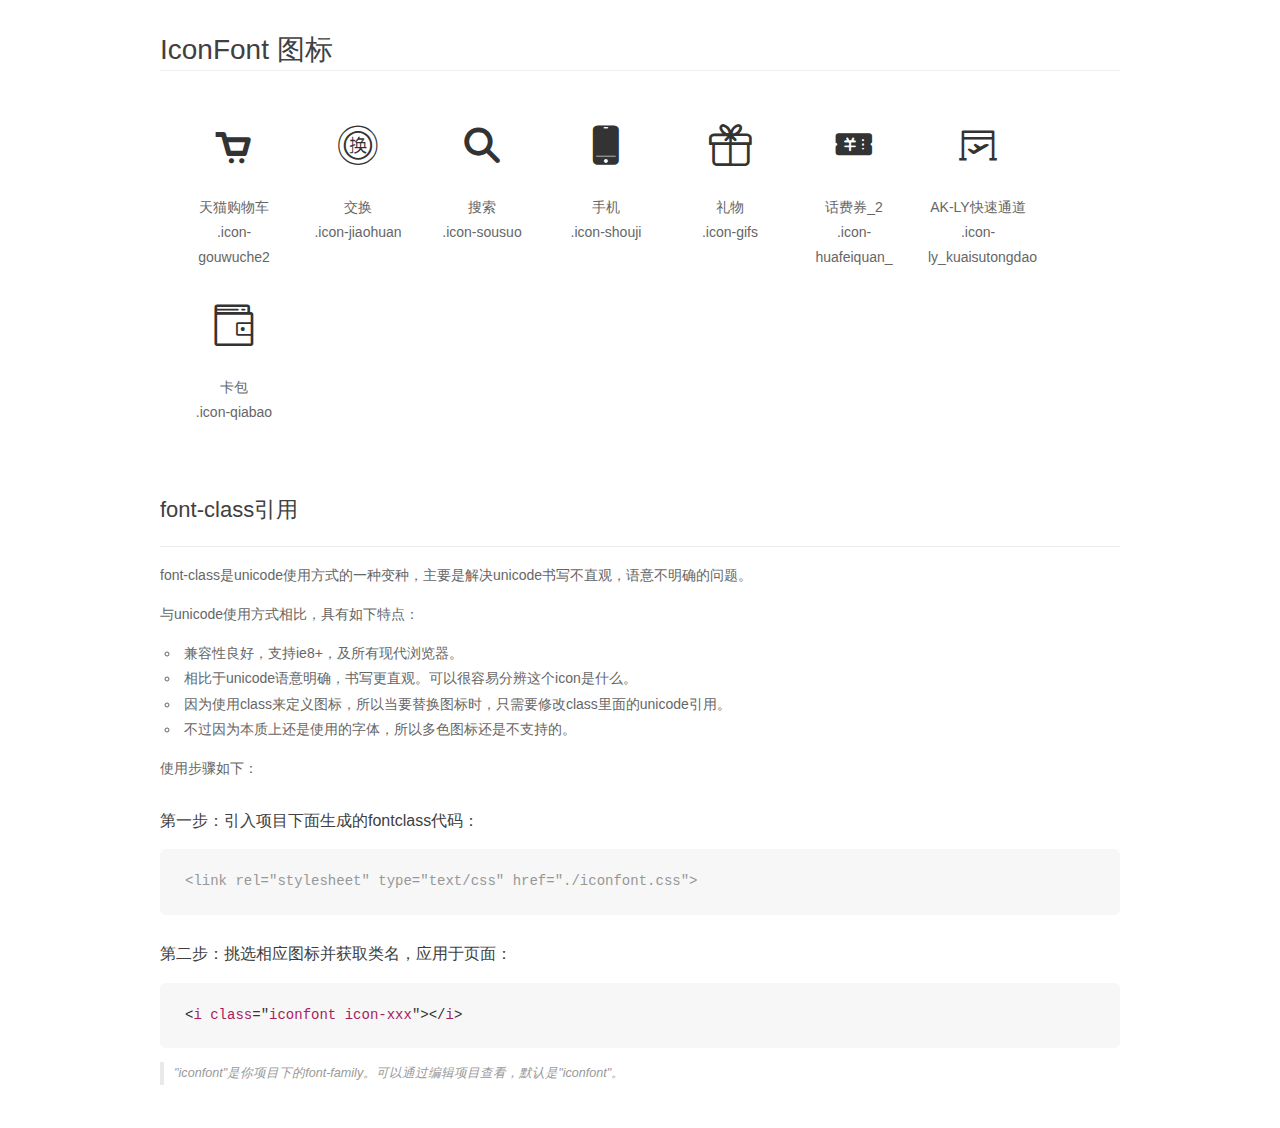
<file: css/iconfont/demo_fontclass.html>
<!DOCTYPE html>
<html>
<head>
    <meta charset="utf-8"/>
    <title>IconFont</title>
    <link rel="stylesheet" href="demo.css">
    <link rel="stylesheet" href="iconfont.css">
</head>
<body>
    <div class="main markdown">
        <h1>IconFont 图标</h1>
        <ul class="icon_lists clear">
            
                <li>
                <i class="icon iconfont icon-gouwuche2"></i>
                    <div class="name">天猫购物车 </div>
                    <div class="fontclass">.icon-gouwuche2</div>
                </li>
            
                <li>
                <i class="icon iconfont icon-jiaohuan"></i>
                    <div class="name">交换</div>
                    <div class="fontclass">.icon-jiaohuan</div>
                </li>
            
                <li>
                <i class="icon iconfont icon-sousuo"></i>
                    <div class="name">搜索</div>
                    <div class="fontclass">.icon-sousuo</div>
                </li>
            
                <li>
                <i class="icon iconfont icon-shouji"></i>
                    <div class="name">手机</div>
                    <div class="fontclass">.icon-shouji</div>
                </li>
            
                <li>
                <i class="icon iconfont icon-gifs"></i>
                    <div class="name">礼物</div>
                    <div class="fontclass">.icon-gifs</div>
                </li>
            
                <li>
                <i class="icon iconfont icon-huafeiquan_"></i>
                    <div class="name">话费券_2</div>
                    <div class="fontclass">.icon-huafeiquan_</div>
                </li>
            
                <li>
                <i class="icon iconfont icon-ly_kuaisutongdao"></i>
                    <div class="name">AK-LY快速通道</div>
                    <div class="fontclass">.icon-ly_kuaisutongdao</div>
                </li>
            
                <li>
                <i class="icon iconfont icon-qiabao"></i>
                    <div class="name">卡包</div>
                    <div class="fontclass">.icon-qiabao</div>
                </li>
            
        </ul>

        <h2 id="font-class-">font-class引用</h2>
        <hr>

        <p>font-class是unicode使用方式的一种变种，主要是解决unicode书写不直观，语意不明确的问题。</p>
        <p>与unicode使用方式相比，具有如下特点：</p>
        <ul>
        <li>兼容性良好，支持ie8+，及所有现代浏览器。</li>
        <li>相比于unicode语意明确，书写更直观。可以很容易分辨这个icon是什么。</li>
        <li>因为使用class来定义图标，所以当要替换图标时，只需要修改class里面的unicode引用。</li>
        <li>不过因为本质上还是使用的字体，所以多色图标还是不支持的。</li>
        </ul>
        <p>使用步骤如下：</p>
        <h3 id="-fontclass-">第一步：引入项目下面生成的fontclass代码：</h3>


        <pre><code class="lang-js hljs javascript"><span class="hljs-comment">&lt;link rel="stylesheet" type="text/css" href="./iconfont.css"&gt;</span></code></pre>
        <h3 id="-">第二步：挑选相应图标并获取类名，应用于页面：</h3>
        <pre><code class="lang-css hljs">&lt;<span class="hljs-selector-tag">i</span> <span class="hljs-selector-tag">class</span>="<span class="hljs-selector-tag">iconfont</span> <span class="hljs-selector-tag">icon-xxx</span>"&gt;&lt;/<span class="hljs-selector-tag">i</span>&gt;</code></pre>
        <blockquote>
        <p>"iconfont"是你项目下的font-family。可以通过编辑项目查看，默认是"iconfont"。</p>
        </blockquote>
    </div>
</body>
</html>
</file>
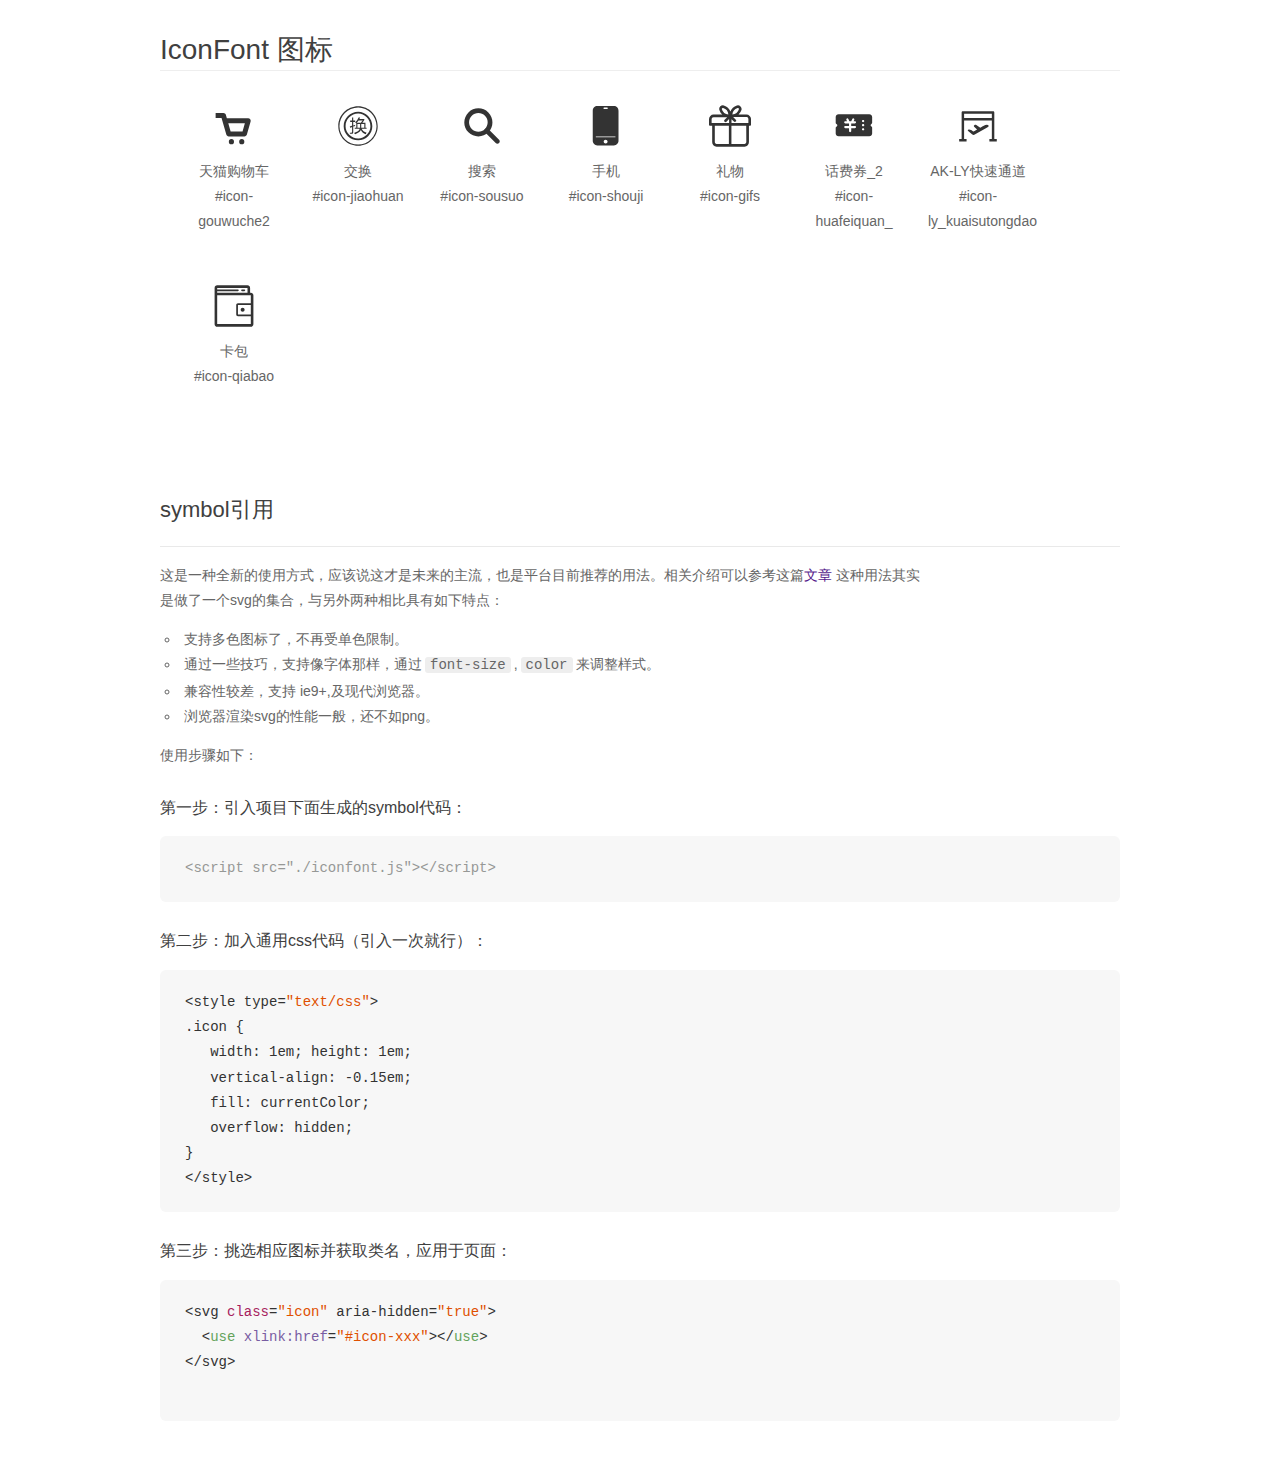
<file: css/iconfont/demo_symbol.html>
<!DOCTYPE html>
<html>
<head>
    <meta charset="utf-8"/>
    <title>IconFont</title>
    <link rel="stylesheet" href="demo.css">
    <script src="iconfont.js"></script>

    <style type="text/css">
        .icon {
          /* 通过设置 font-size 来改变图标大小 */
          width: 1em; height: 1em;
          /* 图标和文字相邻时，垂直对齐 */
          vertical-align: -0.15em;
          /* 通过设置 color 来改变 SVG 的颜色/fill */
          fill: currentColor;
          /* path 和 stroke 溢出 viewBox 部分在 IE 下会显示
             normalize.css 中也包含这行 */
          overflow: hidden;
        }

    </style>
</head>
<body>
    <div class="main markdown">
        <h1>IconFont 图标</h1>
        <ul class="icon_lists clear">
            
                <li>
                    <svg class="icon" aria-hidden="true">
                        <use xlink:href="#icon-gouwuche2"></use>
                    </svg>
                    <div class="name">天猫购物车 </div>
                    <div class="fontclass">#icon-gouwuche2</div>
                </li>
            
                <li>
                    <svg class="icon" aria-hidden="true">
                        <use xlink:href="#icon-jiaohuan"></use>
                    </svg>
                    <div class="name">交换</div>
                    <div class="fontclass">#icon-jiaohuan</div>
                </li>
            
                <li>
                    <svg class="icon" aria-hidden="true">
                        <use xlink:href="#icon-sousuo"></use>
                    </svg>
                    <div class="name">搜索</div>
                    <div class="fontclass">#icon-sousuo</div>
                </li>
            
                <li>
                    <svg class="icon" aria-hidden="true">
                        <use xlink:href="#icon-shouji"></use>
                    </svg>
                    <div class="name">手机</div>
                    <div class="fontclass">#icon-shouji</div>
                </li>
            
                <li>
                    <svg class="icon" aria-hidden="true">
                        <use xlink:href="#icon-gifs"></use>
                    </svg>
                    <div class="name">礼物</div>
                    <div class="fontclass">#icon-gifs</div>
                </li>
            
                <li>
                    <svg class="icon" aria-hidden="true">
                        <use xlink:href="#icon-huafeiquan_"></use>
                    </svg>
                    <div class="name">话费券_2</div>
                    <div class="fontclass">#icon-huafeiquan_</div>
                </li>
            
                <li>
                    <svg class="icon" aria-hidden="true">
                        <use xlink:href="#icon-ly_kuaisutongdao"></use>
                    </svg>
                    <div class="name">AK-LY快速通道</div>
                    <div class="fontclass">#icon-ly_kuaisutongdao</div>
                </li>
            
                <li>
                    <svg class="icon" aria-hidden="true">
                        <use xlink:href="#icon-qiabao"></use>
                    </svg>
                    <div class="name">卡包</div>
                    <div class="fontclass">#icon-qiabao</div>
                </li>
            
        </ul>


        <h2 id="symbol-">symbol引用</h2>
        <hr>

        <p>这是一种全新的使用方式，应该说这才是未来的主流，也是平台目前推荐的用法。相关介绍可以参考这篇<a href="">文章</a>
        这种用法其实是做了一个svg的集合，与另外两种相比具有如下特点：</p>
        <ul>
          <li>支持多色图标了，不再受单色限制。</li>
          <li>通过一些技巧，支持像字体那样，通过<code>font-size</code>,<code>color</code>来调整样式。</li>
          <li>兼容性较差，支持 ie9+,及现代浏览器。</li>
          <li>浏览器渲染svg的性能一般，还不如png。</li>
        </ul>
        <p>使用步骤如下：</p>
        <h3 id="-symbol-">第一步：引入项目下面生成的symbol代码：</h3>
        <pre><code class="lang-js hljs javascript"><span class="hljs-comment">&lt;script src="./iconfont.js"&gt;&lt;/script&gt;</span></code></pre>
        <h3 id="-css-">第二步：加入通用css代码（引入一次就行）：</h3>
        <pre><code class="lang-js hljs javascript">&lt;style type=<span class="hljs-string">"text/css"</span>&gt;
.icon {
   width: <span class="hljs-number">1</span>em; height: <span class="hljs-number">1</span>em;
   vertical-align: <span class="hljs-number">-0.15</span>em;
   fill: currentColor;
   overflow: hidden;
}
&lt;<span class="hljs-regexp">/style&gt;</span></code></pre>
        <h3 id="-">第三步：挑选相应图标并获取类名，应用于页面：</h3>
        <pre><code class="lang-js hljs javascript">&lt;svg <span class="hljs-class"><span class="hljs-keyword">class</span></span>=<span class="hljs-string">"icon"</span> aria-hidden=<span class="hljs-string">"true"</span>&gt;<span class="xml"><span class="hljs-tag">
  &lt;<span class="hljs-name">use</span> <span class="hljs-attr">xlink:href</span>=<span class="hljs-string">"#icon-xxx"</span>&gt;</span><span class="hljs-tag">&lt;/<span class="hljs-name">use</span>&gt;</span>
</span>&lt;<span class="hljs-regexp">/svg&gt;
        </span></code></pre>
    </div>
</body>
</html>
</file>
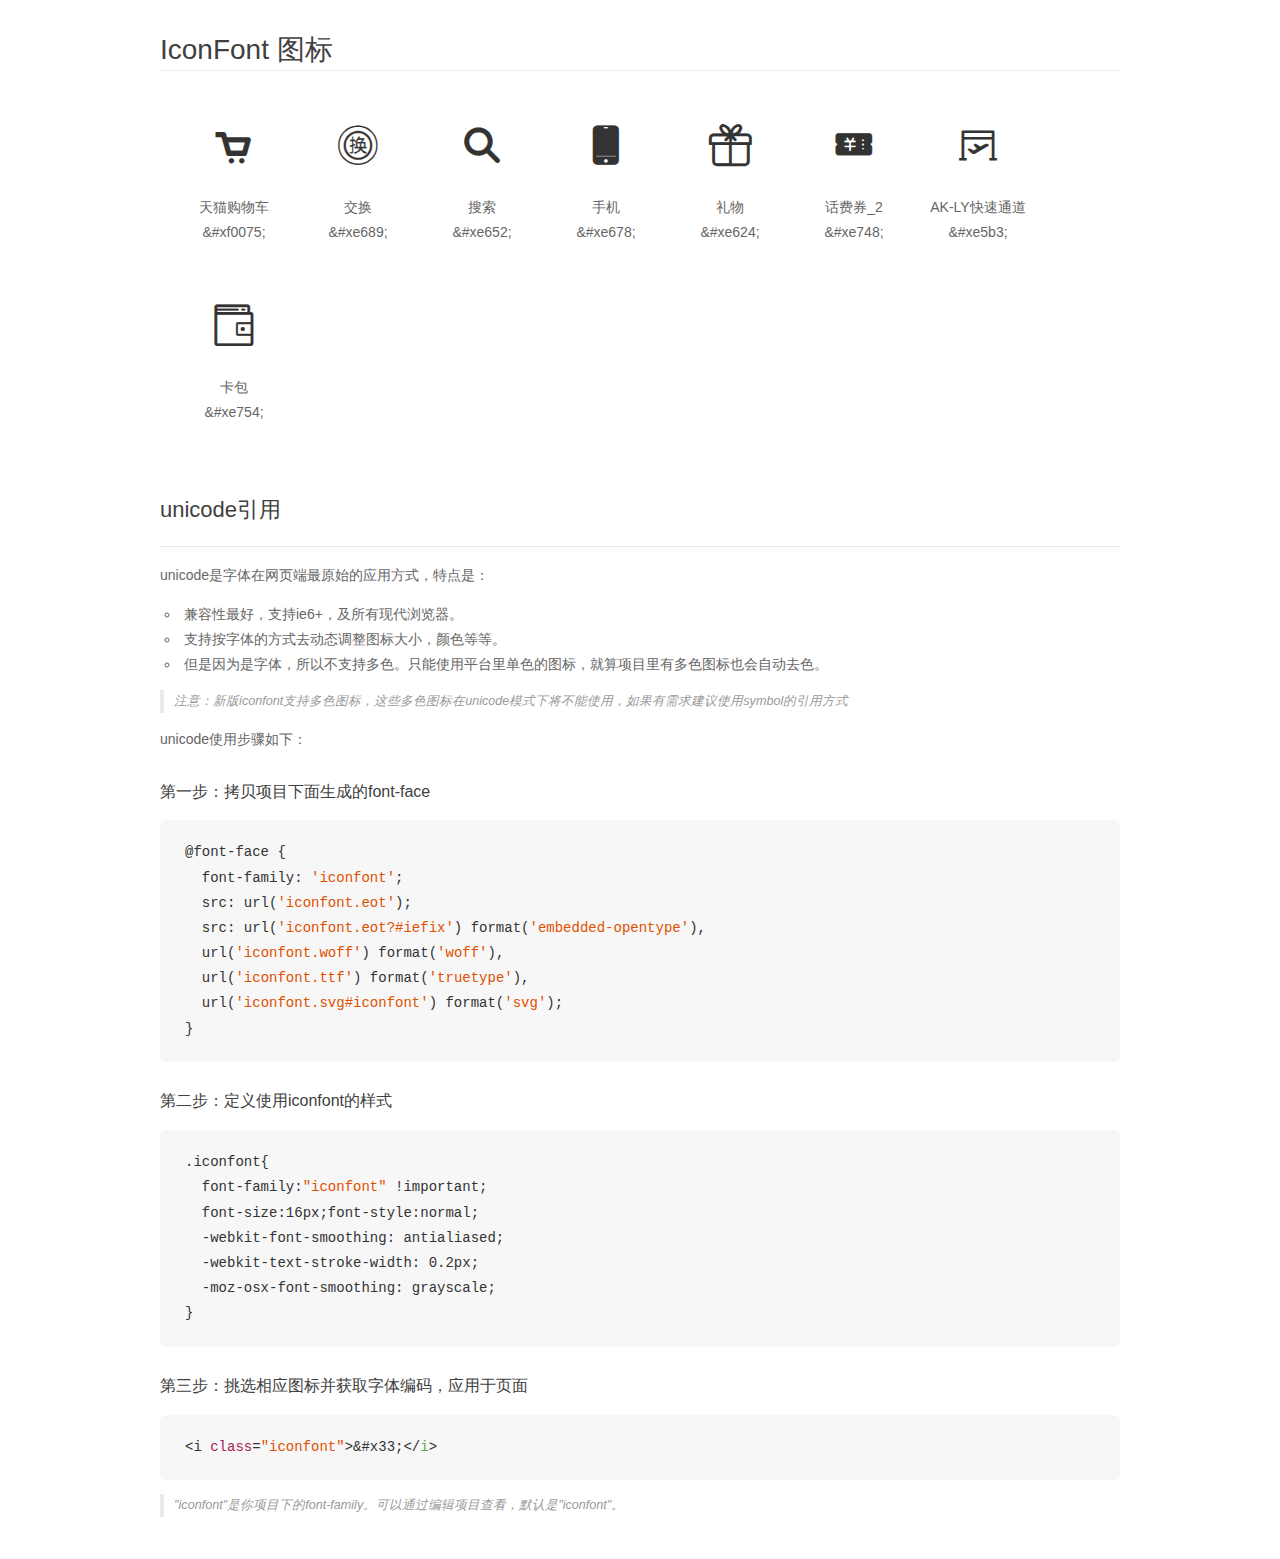
<file: css/iconfont/demo_unicode.html>
<!DOCTYPE html>
<html>
<head>
    <meta charset="utf-8"/>
    <title>IconFont</title>
    <link rel="stylesheet" href="demo.css">

    <style type="text/css">

        @font-face {font-family: "iconfont";
          src: url('iconfont.eot'); /* IE9*/
          src: url('iconfont.eot#iefix') format('embedded-opentype'), /* IE6-IE8 */
          url('iconfont.woff') format('woff'), /* chrome, firefox */
          url('iconfont.ttf') format('truetype'), /* chrome, firefox, opera, Safari, Android, iOS 4.2+*/
          url('iconfont.svg#iconfont') format('svg'); /* iOS 4.1- */
        }

        .iconfont {
          font-family:"iconfont" !important;
          font-size:16px;
          font-style:normal;
          -webkit-font-smoothing: antialiased;
          -webkit-text-stroke-width: 0.2px;
          -moz-osx-font-smoothing: grayscale;
        }

    </style>
</head>
<body>
    <div class="main markdown">
        <h1>IconFont 图标</h1>
        <ul class="icon_lists clear">
            
                <li>
                <i class="icon iconfont">&#xf0075;</i>
                    <div class="name">天猫购物车 </div>
                    <div class="code">&amp;#xf0075;</div>
                </li>
            
                <li>
                <i class="icon iconfont">&#xe689;</i>
                    <div class="name">交换</div>
                    <div class="code">&amp;#xe689;</div>
                </li>
            
                <li>
                <i class="icon iconfont">&#xe652;</i>
                    <div class="name">搜索</div>
                    <div class="code">&amp;#xe652;</div>
                </li>
            
                <li>
                <i class="icon iconfont">&#xe678;</i>
                    <div class="name">手机</div>
                    <div class="code">&amp;#xe678;</div>
                </li>
            
                <li>
                <i class="icon iconfont">&#xe624;</i>
                    <div class="name">礼物</div>
                    <div class="code">&amp;#xe624;</div>
                </li>
            
                <li>
                <i class="icon iconfont">&#xe748;</i>
                    <div class="name">话费券_2</div>
                    <div class="code">&amp;#xe748;</div>
                </li>
            
                <li>
                <i class="icon iconfont">&#xe5b3;</i>
                    <div class="name">AK-LY快速通道</div>
                    <div class="code">&amp;#xe5b3;</div>
                </li>
            
                <li>
                <i class="icon iconfont">&#xe754;</i>
                    <div class="name">卡包</div>
                    <div class="code">&amp;#xe754;</div>
                </li>
            
        </ul>
        <h2 id="unicode-">unicode引用</h2>
        <hr>

        <p>unicode是字体在网页端最原始的应用方式，特点是：</p>
        <ul>
        <li>兼容性最好，支持ie6+，及所有现代浏览器。</li>
        <li>支持按字体的方式去动态调整图标大小，颜色等等。</li>
        <li>但是因为是字体，所以不支持多色。只能使用平台里单色的图标，就算项目里有多色图标也会自动去色。</li>
        </ul>
        <blockquote>
        <p>注意：新版iconfont支持多色图标，这些多色图标在unicode模式下将不能使用，如果有需求建议使用symbol的引用方式</p>
        </blockquote>
        <p>unicode使用步骤如下：</p>
        <h3 id="-font-face">第一步：拷贝项目下面生成的font-face</h3>
        <pre><code class="lang-js hljs javascript">@font-face {
  font-family: <span class="hljs-string">'iconfont'</span>;
  src: url(<span class="hljs-string">'iconfont.eot'</span>);
  src: url(<span class="hljs-string">'iconfont.eot?#iefix'</span>) format(<span class="hljs-string">'embedded-opentype'</span>),
  url(<span class="hljs-string">'iconfont.woff'</span>) format(<span class="hljs-string">'woff'</span>),
  url(<span class="hljs-string">'iconfont.ttf'</span>) format(<span class="hljs-string">'truetype'</span>),
  url(<span class="hljs-string">'iconfont.svg#iconfont'</span>) format(<span class="hljs-string">'svg'</span>);
}
</code></pre>
        <h3 id="-iconfont-">第二步：定义使用iconfont的样式</h3>
        <pre><code class="lang-js hljs javascript">.iconfont{
  font-family:<span class="hljs-string">"iconfont"</span> !important;
  font-size:<span class="hljs-number">16</span>px;font-style:normal;
  -webkit-font-smoothing: antialiased;
  -webkit-text-stroke-width: <span class="hljs-number">0.2</span>px;
  -moz-osx-font-smoothing: grayscale;
}
</code></pre>
        <h3 id="-">第三步：挑选相应图标并获取字体编码，应用于页面</h3>
        <pre><code class="lang-js hljs javascript">&lt;i <span class="hljs-class"><span class="hljs-keyword">class</span></span>=<span class="hljs-string">"iconfont"</span>&gt;&amp;#x33;<span class="xml"><span class="hljs-tag">&lt;/<span class="hljs-name">i</span>&gt;</span></span></code></pre>

        <blockquote>
        <p>"iconfont"是你项目下的font-family。可以通过编辑项目查看，默认是"iconfont"。</p>
        </blockquote>
    </div>


</body>
</html>
</file>
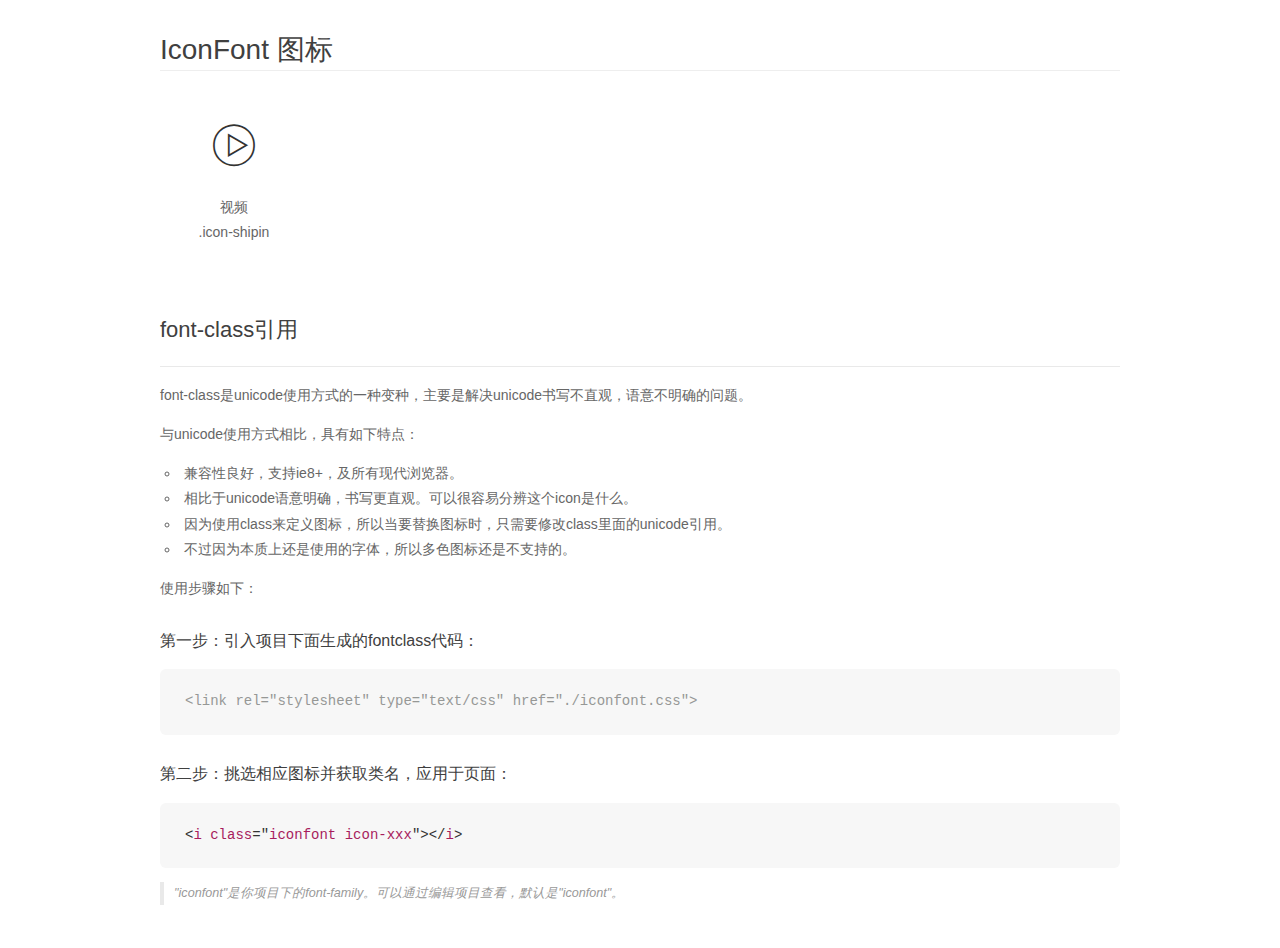
<file: css/iconfont1/demo_fontclass.html>
<!DOCTYPE html>
<html>
<head>
    <meta charset="utf-8"/>
    <title>IconFont</title>
    <link rel="stylesheet" href="demo.css">
    <link rel="stylesheet" href="iconfont.css">
</head>
<body>
    <div class="main markdown">
        <h1>IconFont 图标</h1>
        <ul class="icon_lists clear">
            
                <li>
                <i class="icon iconfont icon-shipin"></i>
                    <div class="name">视频</div>
                    <div class="fontclass">.icon-shipin</div>
                </li>
            
        </ul>

        <h2 id="font-class-">font-class引用</h2>
        <hr>

        <p>font-class是unicode使用方式的一种变种，主要是解决unicode书写不直观，语意不明确的问题。</p>
        <p>与unicode使用方式相比，具有如下特点：</p>
        <ul>
        <li>兼容性良好，支持ie8+，及所有现代浏览器。</li>
        <li>相比于unicode语意明确，书写更直观。可以很容易分辨这个icon是什么。</li>
        <li>因为使用class来定义图标，所以当要替换图标时，只需要修改class里面的unicode引用。</li>
        <li>不过因为本质上还是使用的字体，所以多色图标还是不支持的。</li>
        </ul>
        <p>使用步骤如下：</p>
        <h3 id="-fontclass-">第一步：引入项目下面生成的fontclass代码：</h3>


        <pre><code class="lang-js hljs javascript"><span class="hljs-comment">&lt;link rel="stylesheet" type="text/css" href="./iconfont.css"&gt;</span></code></pre>
        <h3 id="-">第二步：挑选相应图标并获取类名，应用于页面：</h3>
        <pre><code class="lang-css hljs">&lt;<span class="hljs-selector-tag">i</span> <span class="hljs-selector-tag">class</span>="<span class="hljs-selector-tag">iconfont</span> <span class="hljs-selector-tag">icon-xxx</span>"&gt;&lt;/<span class="hljs-selector-tag">i</span>&gt;</code></pre>
        <blockquote>
        <p>"iconfont"是你项目下的font-family。可以通过编辑项目查看，默认是"iconfont"。</p>
        </blockquote>
    </div>
</body>
</html>
</file>
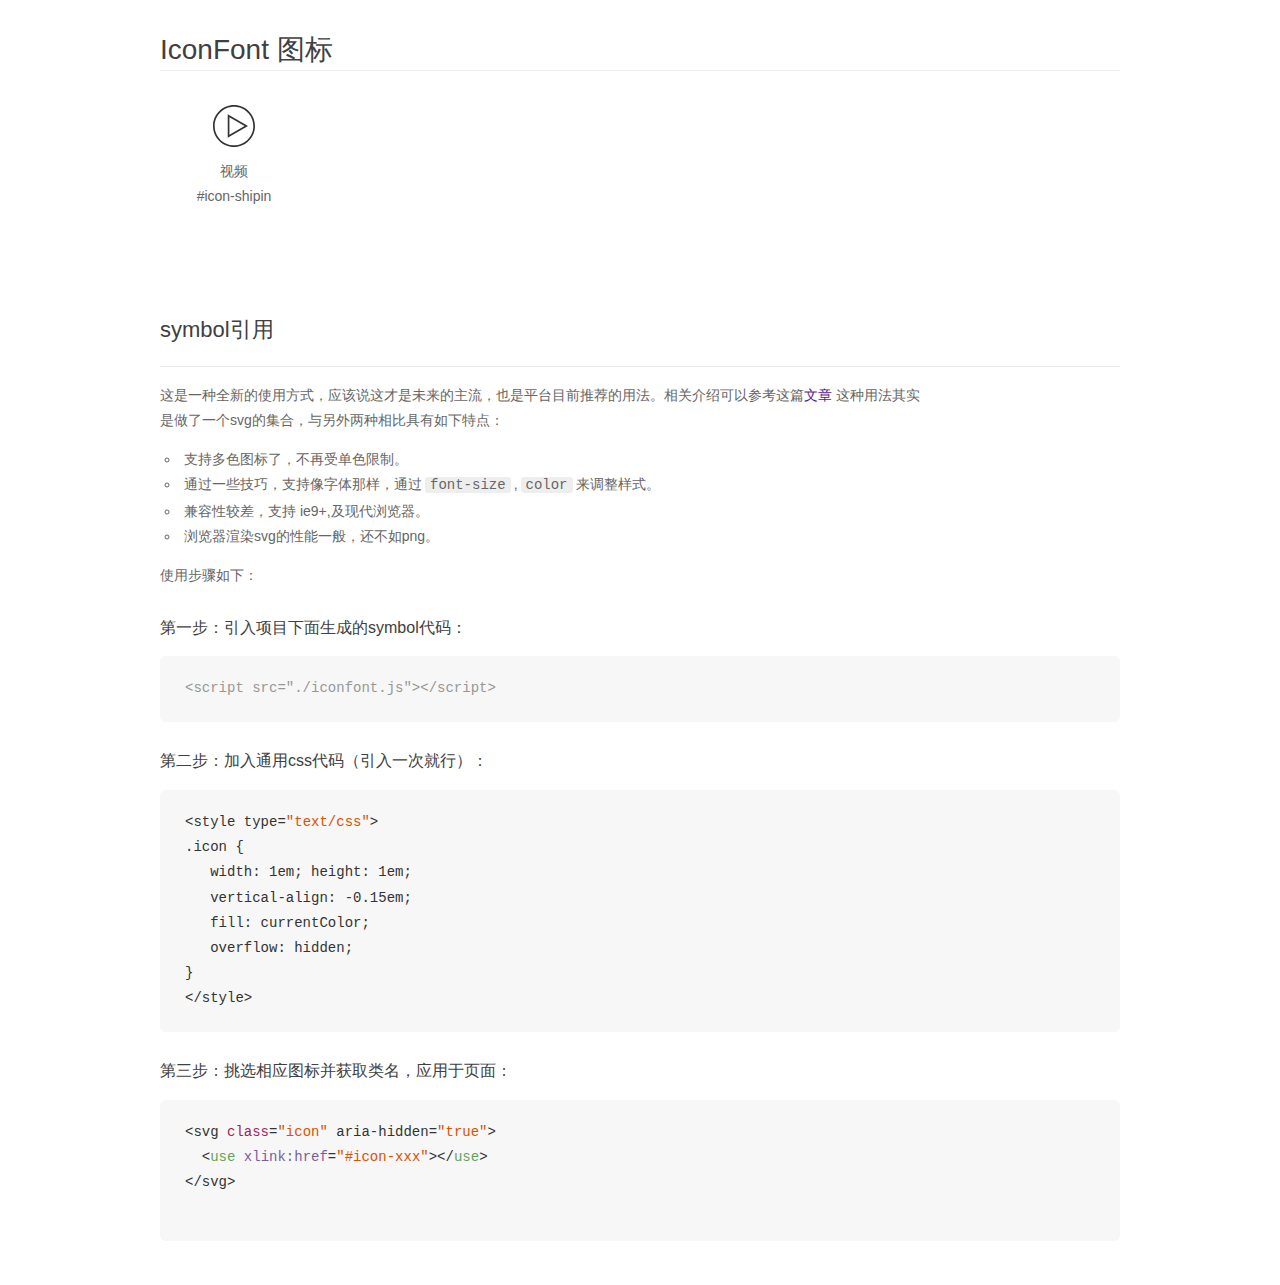
<file: css/iconfont1/demo_symbol.html>
<!DOCTYPE html>
<html>
<head>
    <meta charset="utf-8"/>
    <title>IconFont</title>
    <link rel="stylesheet" href="demo.css">
    <script src="iconfont.js"></script>

    <style type="text/css">
        .icon {
          /* 通过设置 font-size 来改变图标大小 */
          width: 1em; height: 1em;
          /* 图标和文字相邻时，垂直对齐 */
          vertical-align: -0.15em;
          /* 通过设置 color 来改变 SVG 的颜色/fill */
          fill: currentColor;
          /* path 和 stroke 溢出 viewBox 部分在 IE 下会显示
             normalize.css 中也包含这行 */
          overflow: hidden;
        }

    </style>
</head>
<body>
    <div class="main markdown">
        <h1>IconFont 图标</h1>
        <ul class="icon_lists clear">
            
                <li>
                    <svg class="icon" aria-hidden="true">
                        <use xlink:href="#icon-shipin"></use>
                    </svg>
                    <div class="name">视频</div>
                    <div class="fontclass">#icon-shipin</div>
                </li>
            
        </ul>


        <h2 id="symbol-">symbol引用</h2>
        <hr>

        <p>这是一种全新的使用方式，应该说这才是未来的主流，也是平台目前推荐的用法。相关介绍可以参考这篇<a href="">文章</a>
        这种用法其实是做了一个svg的集合，与另外两种相比具有如下特点：</p>
        <ul>
          <li>支持多色图标了，不再受单色限制。</li>
          <li>通过一些技巧，支持像字体那样，通过<code>font-size</code>,<code>color</code>来调整样式。</li>
          <li>兼容性较差，支持 ie9+,及现代浏览器。</li>
          <li>浏览器渲染svg的性能一般，还不如png。</li>
        </ul>
        <p>使用步骤如下：</p>
        <h3 id="-symbol-">第一步：引入项目下面生成的symbol代码：</h3>
        <pre><code class="lang-js hljs javascript"><span class="hljs-comment">&lt;script src="./iconfont.js"&gt;&lt;/script&gt;</span></code></pre>
        <h3 id="-css-">第二步：加入通用css代码（引入一次就行）：</h3>
        <pre><code class="lang-js hljs javascript">&lt;style type=<span class="hljs-string">"text/css"</span>&gt;
.icon {
   width: <span class="hljs-number">1</span>em; height: <span class="hljs-number">1</span>em;
   vertical-align: <span class="hljs-number">-0.15</span>em;
   fill: currentColor;
   overflow: hidden;
}
&lt;<span class="hljs-regexp">/style&gt;</span></code></pre>
        <h3 id="-">第三步：挑选相应图标并获取类名，应用于页面：</h3>
        <pre><code class="lang-js hljs javascript">&lt;svg <span class="hljs-class"><span class="hljs-keyword">class</span></span>=<span class="hljs-string">"icon"</span> aria-hidden=<span class="hljs-string">"true"</span>&gt;<span class="xml"><span class="hljs-tag">
  &lt;<span class="hljs-name">use</span> <span class="hljs-attr">xlink:href</span>=<span class="hljs-string">"#icon-xxx"</span>&gt;</span><span class="hljs-tag">&lt;/<span class="hljs-name">use</span>&gt;</span>
</span>&lt;<span class="hljs-regexp">/svg&gt;
        </span></code></pre>
    </div>
</body>
</html>
</file>
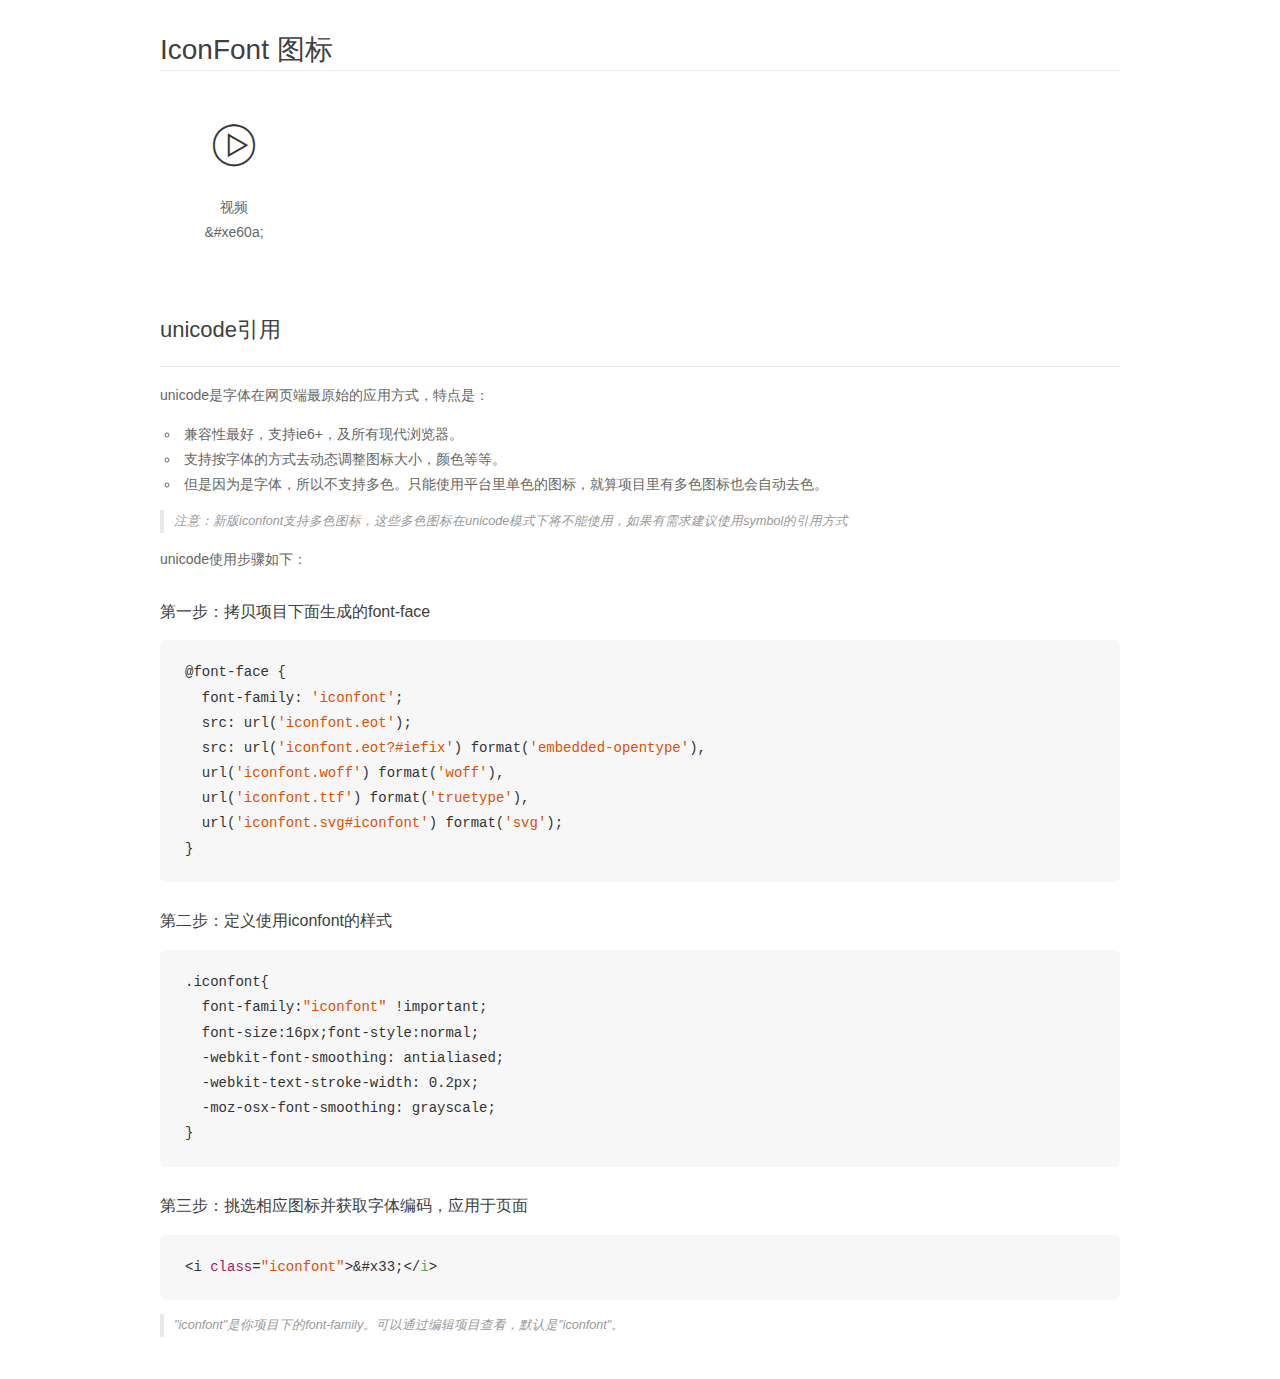
<file: css/iconfont1/demo_unicode.html>
<!DOCTYPE html>
<html>
<head>
    <meta charset="utf-8"/>
    <title>IconFont</title>
    <link rel="stylesheet" href="demo.css">

    <style type="text/css">

        @font-face {font-family: "iconfont";
          src: url('iconfont.eot'); /* IE9*/
          src: url('iconfont.eot#iefix') format('embedded-opentype'), /* IE6-IE8 */
          url('iconfont.woff') format('woff'), /* chrome, firefox */
          url('iconfont.ttf') format('truetype'), /* chrome, firefox, opera, Safari, Android, iOS 4.2+*/
          url('iconfont.svg#iconfont') format('svg'); /* iOS 4.1- */
        }

        .iconfont {
          font-family:"iconfont" !important;
          font-size:16px;
          font-style:normal;
          -webkit-font-smoothing: antialiased;
          -webkit-text-stroke-width: 0.2px;
          -moz-osx-font-smoothing: grayscale;
        }

    </style>
</head>
<body>
    <div class="main markdown">
        <h1>IconFont 图标</h1>
        <ul class="icon_lists clear">
            
                <li>
                <i class="icon iconfont">&#xe60a;</i>
                    <div class="name">视频</div>
                    <div class="code">&amp;#xe60a;</div>
                </li>
            
        </ul>
        <h2 id="unicode-">unicode引用</h2>
        <hr>

        <p>unicode是字体在网页端最原始的应用方式，特点是：</p>
        <ul>
        <li>兼容性最好，支持ie6+，及所有现代浏览器。</li>
        <li>支持按字体的方式去动态调整图标大小，颜色等等。</li>
        <li>但是因为是字体，所以不支持多色。只能使用平台里单色的图标，就算项目里有多色图标也会自动去色。</li>
        </ul>
        <blockquote>
        <p>注意：新版iconfont支持多色图标，这些多色图标在unicode模式下将不能使用，如果有需求建议使用symbol的引用方式</p>
        </blockquote>
        <p>unicode使用步骤如下：</p>
        <h3 id="-font-face">第一步：拷贝项目下面生成的font-face</h3>
        <pre><code class="lang-js hljs javascript">@font-face {
  font-family: <span class="hljs-string">'iconfont'</span>;
  src: url(<span class="hljs-string">'iconfont.eot'</span>);
  src: url(<span class="hljs-string">'iconfont.eot?#iefix'</span>) format(<span class="hljs-string">'embedded-opentype'</span>),
  url(<span class="hljs-string">'iconfont.woff'</span>) format(<span class="hljs-string">'woff'</span>),
  url(<span class="hljs-string">'iconfont.ttf'</span>) format(<span class="hljs-string">'truetype'</span>),
  url(<span class="hljs-string">'iconfont.svg#iconfont'</span>) format(<span class="hljs-string">'svg'</span>);
}
</code></pre>
        <h3 id="-iconfont-">第二步：定义使用iconfont的样式</h3>
        <pre><code class="lang-js hljs javascript">.iconfont{
  font-family:<span class="hljs-string">"iconfont"</span> !important;
  font-size:<span class="hljs-number">16</span>px;font-style:normal;
  -webkit-font-smoothing: antialiased;
  -webkit-text-stroke-width: <span class="hljs-number">0.2</span>px;
  -moz-osx-font-smoothing: grayscale;
}
</code></pre>
        <h3 id="-">第三步：挑选相应图标并获取字体编码，应用于页面</h3>
        <pre><code class="lang-js hljs javascript">&lt;i <span class="hljs-class"><span class="hljs-keyword">class</span></span>=<span class="hljs-string">"iconfont"</span>&gt;&amp;#x33;<span class="xml"><span class="hljs-tag">&lt;/<span class="hljs-name">i</span>&gt;</span></span></code></pre>

        <blockquote>
        <p>"iconfont"是你项目下的font-family。可以通过编辑项目查看，默认是"iconfont"。</p>
        </blockquote>
    </div>


</body>
</html>
</file>
<file: css/iconfont/iconfont.css>
@font-face {font-family: "iconfont";
  src: url('iconfont.eot?t=1530250446150'); /* IE9*/
  src: url('iconfont.eot?t=1530250446150#iefix') format('embedded-opentype'), /* IE6-IE8 */
  url('[data-uri]') format('woff'),
  url('iconfont.ttf?t=1530250446150') format('truetype'), /* chrome, firefox, opera, Safari, Android, iOS 4.2+*/
  url('iconfont.svg?t=1530250446150#iconfont') format('svg'); /* iOS 4.1- */
}

.iconfont {
  font-family:"iconfont" !important;
  font-size:16px;
  font-style:normal;
  -webkit-font-smoothing: antialiased;
  -moz-osx-font-smoothing: grayscale;
}

.icon-gouwuche2:before { content: "\f0075"; }

.icon-jiaohuan:before { content: "\e689"; }

.icon-sousuo:before { content: "\e652"; }

.icon-shouji:before { content: "\e678"; }

.icon-gifs:before { content: "\e624"; }

.icon-huafeiquan_:before { content: "\e748"; }

.icon-ly_kuaisutongdao:before { content: "\e5b3"; }

.icon-qiabao:before { content: "\e754"; }
</file>
<file: css/iconfont1/iconfont.css>
@font-face {font-family: "iconfont";
  src: url('iconfont.eot?t=1530944900556'); /* IE9*/
  src: url('iconfont.eot?t=1530944900556#iefix') format('embedded-opentype'), /* IE6-IE8 */
  url('[data-uri]') format('woff'),
  url('iconfont.ttf?t=1530944900556') format('truetype'), /* chrome, firefox, opera, Safari, Android, iOS 4.2+*/
  url('iconfont.svg?t=1530944900556#iconfont') format('svg'); /* iOS 4.1- */
}

.iconfont {
  font-family:"iconfont" !important;
  font-size:16px;
  font-style:normal;
  -webkit-font-smoothing: antialiased;
  -moz-osx-font-smoothing: grayscale;
}

.icon-shipin:before { content: "\e60a"; }
</file>
<file: css/iconfont/demo.css>
*{margin: 0;padding: 0;list-style: none;}
/*
KISSY CSS Reset
理念：1. reset 的目的不是清除浏览器的默认样式，这仅是部分工作。清除和重置是紧密不可分的。
2. reset 的目的不是让默认样式在所有浏览器下一致，而是减少默认样式有可能带来的问题。
3. reset 期望提供一套普适通用的基础样式。但没有银弹，推荐根据具体需求，裁剪和修改后再使用。
特色：1. 适应中文；2. 基于最新主流浏览器。
维护：玉伯<lifesinger@gmail.com>, 正淳<ragecarrier@gmail.com>
 */

/** 清除内外边距 **/
body, h1, h2, h3, h4, h5, h6, hr, p, blockquote, /* structural elements 结构元素 */
dl, dt, dd, ul, ol, li, /* list elements 列表元素 */
pre, /* text formatting elements 文本格式元素 */
form, fieldset, legend, button, input, textarea, /* form elements 表单元素 */
th, td /* table elements 表格元素 */ {
  margin: 0;
  padding: 0;
}

/** 设置默认字体 **/
body,
button, input, select, textarea /* for ie */ {
  font: 12px/1.5 tahoma, arial, \5b8b\4f53, sans-serif;
}
h1, h2, h3, h4, h5, h6 { font-size: 100%; }
address, cite, dfn, em, var { font-style: normal; } /* 将斜体扶正 */
code, kbd, pre, samp { font-family: courier new, courier, monospace; } /* 统一等宽字体 */
small { font-size: 12px; } /* 小于 12px 的中文很难阅读，让 small 正常化 */

/** 重置列表元素 **/
ul, ol { list-style: none; }

/** 重置文本格式元素 **/
a { text-decoration: none; }
a:hover { text-decoration: underline; }


/** 重置表单元素 **/
legend { color: #000; } /* for ie6 */
fieldset, img { border: 0; } /* img 搭车：让链接里的 img 无边框 */
button, input, select, textarea { font-size: 100%; } /* 使得表单元素在 ie 下能继承字体大小 */
/* 注：optgroup 无法扶正 */

/** 重置表格元素 **/
table { border-collapse: collapse; border-spacing: 0; }

/* 清除浮动 */
.ks-clear:after, .clear:after {
  content: '\20';
  display: block;
  height: 0;
  clear: both;
}
.ks-clear, .clear {
  *zoom: 1;
}

.main {
  padding: 30px 100px;
width: 960px;
margin: 0 auto;
}
.main h1{font-size:36px; color:#333; text-align:left;margin-bottom:30px; border-bottom: 1px solid #eee;}

.helps{margin-top:40px;}
.helps pre{
  padding:20px;
  margin:10px 0;
  border:solid 1px #e7e1cd;
  background-color: #fffdef;
  overflow: auto;
}

.icon_lists{
  width: 100% !important;

}

.icon_lists li{
  float:left;
  width: 100px;
  height:180px;
  text-align: center;
  list-style: none !important;
}
.icon_lists .icon{
  font-size: 42px;
  line-height: 100px;
  margin: 10px 0;
  color:#333;
  -webkit-transition: font-size 0.25s ease-out 0s;
  -moz-transition: font-size 0.25s ease-out 0s;
  transition: font-size 0.25s ease-out 0s;

}
.icon_lists .icon:hover{
  font-size: 100px;
}



.markdown {
  color: #666;
  font-size: 14px;
  line-height: 1.8;
}

.highlight {
  line-height: 1.5;
}

.markdown img {
  vertical-align: middle;
  max-width: 100%;
}

.markdown h1 {
  color: #404040;
  font-weight: 500;
  line-height: 40px;
  margin-bottom: 24px;
}

.markdown h2,
.markdown h3,
.markdown h4,
.markdown h5,
.markdown h6 {
  color: #404040;
  margin: 1.6em 0 0.6em 0;
  font-weight: 500;
  clear: both;
}

.markdown h1 {
  font-size: 28px;
}

.markdown h2 {
  font-size: 22px;
}

.markdown h3 {
  font-size: 16px;
}

.markdown h4 {
  font-size: 14px;
}

.markdown h5 {
  font-size: 12px;
}

.markdown h6 {
  font-size: 12px;
}

.markdown hr {
  height: 1px;
  border: 0;
  background: #e9e9e9;
  margin: 16px 0;
  clear: both;
}

.markdown p,
.markdown pre {
  margin: 1em 0;
}

.markdown > p,
.markdown > blockquote,
.markdown > .highlight,
.markdown > ol,
.markdown > ul {
  width: 80%;
}

.markdown ul > li {
  list-style: circle;
}

.markdown > ul li,
.markdown blockquote ul > li {
  margin-left: 20px;
  padding-left: 4px;
}

.markdown > ul li p,
.markdown > ol li p {
  margin: 0.6em 0;
}

.markdown ol > li {
  list-style: decimal;
}

.markdown > ol li,
.markdown blockquote ol > li {
  margin-left: 20px;
  padding-left: 4px;
}

.markdown code {
  margin: 0 3px;
  padding: 0 5px;
  background: #eee;
  border-radius: 3px;
}

.markdown pre {
  border-radius: 6px;
  background: #f7f7f7;
  padding: 20px;
}

.markdown pre code {
  border: none;
  background: #f7f7f7;
  margin: 0;
}

.markdown strong,
.markdown b {
  font-weight: 600;
}

.markdown > table {
  border-collapse: collapse;
  border-spacing: 0px;
  empty-cells: show;
  border: 1px solid #e9e9e9;
  width: 95%;
  margin-bottom: 24px;
}

.markdown > table th {
  white-space: nowrap;
  color: #333;
  font-weight: 600;

}

.markdown > table th,
.markdown > table td {
  border: 1px solid #e9e9e9;
  padding: 8px 16px;
  text-align: left;
}

.markdown > table th {
  background: #F7F7F7;
}

.markdown blockquote {
  font-size: 90%;
  color: #999;
  border-left: 4px solid #e9e9e9;
  padding-left: 0.8em;
  margin: 1em 0;
  font-style: italic;
}

.markdown blockquote p {
  margin: 0;
}

.markdown .anchor {
  opacity: 0;
  transition: opacity 0.3s ease;
  margin-left: 8px;
}

.markdown .waiting {
  color: #ccc;
}

.markdown h1:hover .anchor,
.markdown h2:hover .anchor,
.markdown h3:hover .anchor,
.markdown h4:hover .anchor,
.markdown h5:hover .anchor,
.markdown h6:hover .anchor {
  opacity: 1;
  display: inline-block;
}

.markdown > br,
.markdown > p > br {
  clear: both;
}


.hljs {
  display: block;
  background: white;
  padding: 0.5em;
  color: #333333;
  overflow-x: auto;
}

.hljs-comment,
.hljs-meta {
  color: #969896;
}

.hljs-string,
.hljs-variable,
.hljs-template-variable,
.hljs-strong,
.hljs-emphasis,
.hljs-quote {
  color: #df5000;
}

.hljs-keyword,
.hljs-selector-tag,
.hljs-type {
  color: #a71d5d;
}

.hljs-literal,
.hljs-symbol,
.hljs-bullet,
.hljs-attribute {
  color: #0086b3;
}

.hljs-section,
.hljs-name {
  color: #63a35c;
}

.hljs-tag {
  color: #333333;
}

.hljs-title,
.hljs-attr,
.hljs-selector-id,
.hljs-selector-class,
.hljs-selector-attr,
.hljs-selector-pseudo {
  color: #795da3;
}

.hljs-addition {
  color: #55a532;
  background-color: #eaffea;
}

.hljs-deletion {
  color: #bd2c00;
  background-color: #ffecec;
}

.hljs-link {
  text-decoration: underline;
}

pre{
  background: #fff;
}
</file>
<file: css/iconfont1/demo.css>
*{margin: 0;padding: 0;list-style: none;}
/*
KISSY CSS Reset
理念：1. reset 的目的不是清除浏览器的默认样式，这仅是部分工作。清除和重置是紧密不可分的。
2. reset 的目的不是让默认样式在所有浏览器下一致，而是减少默认样式有可能带来的问题。
3. reset 期望提供一套普适通用的基础样式。但没有银弹，推荐根据具体需求，裁剪和修改后再使用。
特色：1. 适应中文；2. 基于最新主流浏览器。
维护：玉伯<lifesinger@gmail.com>, 正淳<ragecarrier@gmail.com>
 */

/** 清除内外边距 **/
body, h1, h2, h3, h4, h5, h6, hr, p, blockquote, /* structural elements 结构元素 */
dl, dt, dd, ul, ol, li, /* list elements 列表元素 */
pre, /* text formatting elements 文本格式元素 */
form, fieldset, legend, button, input, textarea, /* form elements 表单元素 */
th, td /* table elements 表格元素 */ {
  margin: 0;
  padding: 0;
}

/** 设置默认字体 **/
body,
button, input, select, textarea /* for ie */ {
  font: 12px/1.5 tahoma, arial, \5b8b\4f53, sans-serif;
}
h1, h2, h3, h4, h5, h6 { font-size: 100%; }
address, cite, dfn, em, var { font-style: normal; } /* 将斜体扶正 */
code, kbd, pre, samp { font-family: courier new, courier, monospace; } /* 统一等宽字体 */
small { font-size: 12px; } /* 小于 12px 的中文很难阅读，让 small 正常化 */

/** 重置列表元素 **/
ul, ol { list-style: none; }

/** 重置文本格式元素 **/
a { text-decoration: none; }
a:hover { text-decoration: underline; }


/** 重置表单元素 **/
legend { color: #000; } /* for ie6 */
fieldset, img { border: 0; } /* img 搭车：让链接里的 img 无边框 */
button, input, select, textarea { font-size: 100%; } /* 使得表单元素在 ie 下能继承字体大小 */
/* 注：optgroup 无法扶正 */

/** 重置表格元素 **/
table { border-collapse: collapse; border-spacing: 0; }

/* 清除浮动 */
.ks-clear:after, .clear:after {
  content: '\20';
  display: block;
  height: 0;
  clear: both;
}
.ks-clear, .clear {
  *zoom: 1;
}

.main {
  padding: 30px 100px;
width: 960px;
margin: 0 auto;
}
.main h1{font-size:36px; color:#333; text-align:left;margin-bottom:30px; border-bottom: 1px solid #eee;}

.helps{margin-top:40px;}
.helps pre{
  padding:20px;
  margin:10px 0;
  border:solid 1px #e7e1cd;
  background-color: #fffdef;
  overflow: auto;
}

.icon_lists{
  width: 100% !important;

}

.icon_lists li{
  float:left;
  width: 100px;
  height:180px;
  text-align: center;
  list-style: none !important;
}
.icon_lists .icon{
  font-size: 42px;
  line-height: 100px;
  margin: 10px 0;
  color:#333;
  -webkit-transition: font-size 0.25s ease-out 0s;
  -moz-transition: font-size 0.25s ease-out 0s;
  transition: font-size 0.25s ease-out 0s;

}
.icon_lists .icon:hover{
  font-size: 100px;
}



.markdown {
  color: #666;
  font-size: 14px;
  line-height: 1.8;
}

.highlight {
  line-height: 1.5;
}

.markdown img {
  vertical-align: middle;
  max-width: 100%;
}

.markdown h1 {
  color: #404040;
  font-weight: 500;
  line-height: 40px;
  margin-bottom: 24px;
}

.markdown h2,
.markdown h3,
.markdown h4,
.markdown h5,
.markdown h6 {
  color: #404040;
  margin: 1.6em 0 0.6em 0;
  font-weight: 500;
  clear: both;
}

.markdown h1 {
  font-size: 28px;
}

.markdown h2 {
  font-size: 22px;
}

.markdown h3 {
  font-size: 16px;
}

.markdown h4 {
  font-size: 14px;
}

.markdown h5 {
  font-size: 12px;
}

.markdown h6 {
  font-size: 12px;
}

.markdown hr {
  height: 1px;
  border: 0;
  background: #e9e9e9;
  margin: 16px 0;
  clear: both;
}

.markdown p,
.markdown pre {
  margin: 1em 0;
}

.markdown > p,
.markdown > blockquote,
.markdown > .highlight,
.markdown > ol,
.markdown > ul {
  width: 80%;
}

.markdown ul > li {
  list-style: circle;
}

.markdown > ul li,
.markdown blockquote ul > li {
  margin-left: 20px;
  padding-left: 4px;
}

.markdown > ul li p,
.markdown > ol li p {
  margin: 0.6em 0;
}

.markdown ol > li {
  list-style: decimal;
}

.markdown > ol li,
.markdown blockquote ol > li {
  margin-left: 20px;
  padding-left: 4px;
}

.markdown code {
  margin: 0 3px;
  padding: 0 5px;
  background: #eee;
  border-radius: 3px;
}

.markdown pre {
  border-radius: 6px;
  background: #f7f7f7;
  padding: 20px;
}

.markdown pre code {
  border: none;
  background: #f7f7f7;
  margin: 0;
}

.markdown strong,
.markdown b {
  font-weight: 600;
}

.markdown > table {
  border-collapse: collapse;
  border-spacing: 0px;
  empty-cells: show;
  border: 1px solid #e9e9e9;
  width: 95%;
  margin-bottom: 24px;
}

.markdown > table th {
  white-space: nowrap;
  color: #333;
  font-weight: 600;

}

.markdown > table th,
.markdown > table td {
  border: 1px solid #e9e9e9;
  padding: 8px 16px;
  text-align: left;
}

.markdown > table th {
  background: #F7F7F7;
}

.markdown blockquote {
  font-size: 90%;
  color: #999;
  border-left: 4px solid #e9e9e9;
  padding-left: 0.8em;
  margin: 1em 0;
  font-style: italic;
}

.markdown blockquote p {
  margin: 0;
}

.markdown .anchor {
  opacity: 0;
  transition: opacity 0.3s ease;
  margin-left: 8px;
}

.markdown .waiting {
  color: #ccc;
}

.markdown h1:hover .anchor,
.markdown h2:hover .anchor,
.markdown h3:hover .anchor,
.markdown h4:hover .anchor,
.markdown h5:hover .anchor,
.markdown h6:hover .anchor {
  opacity: 1;
  display: inline-block;
}

.markdown > br,
.markdown > p > br {
  clear: both;
}


.hljs {
  display: block;
  background: white;
  padding: 0.5em;
  color: #333333;
  overflow-x: auto;
}

.hljs-comment,
.hljs-meta {
  color: #969896;
}

.hljs-string,
.hljs-variable,
.hljs-template-variable,
.hljs-strong,
.hljs-emphasis,
.hljs-quote {
  color: #df5000;
}

.hljs-keyword,
.hljs-selector-tag,
.hljs-type {
  color: #a71d5d;
}

.hljs-literal,
.hljs-symbol,
.hljs-bullet,
.hljs-attribute {
  color: #0086b3;
}

.hljs-section,
.hljs-name {
  color: #63a35c;
}

.hljs-tag {
  color: #333333;
}

.hljs-title,
.hljs-attr,
.hljs-selector-id,
.hljs-selector-class,
.hljs-selector-attr,
.hljs-selector-pseudo {
  color: #795da3;
}

.hljs-addition {
  color: #55a532;
  background-color: #eaffea;
}

.hljs-deletion {
  color: #bd2c00;
  background-color: #ffecec;
}

.hljs-link {
  text-decoration: underline;
}

pre{
  background: #fff;
}
</file>
